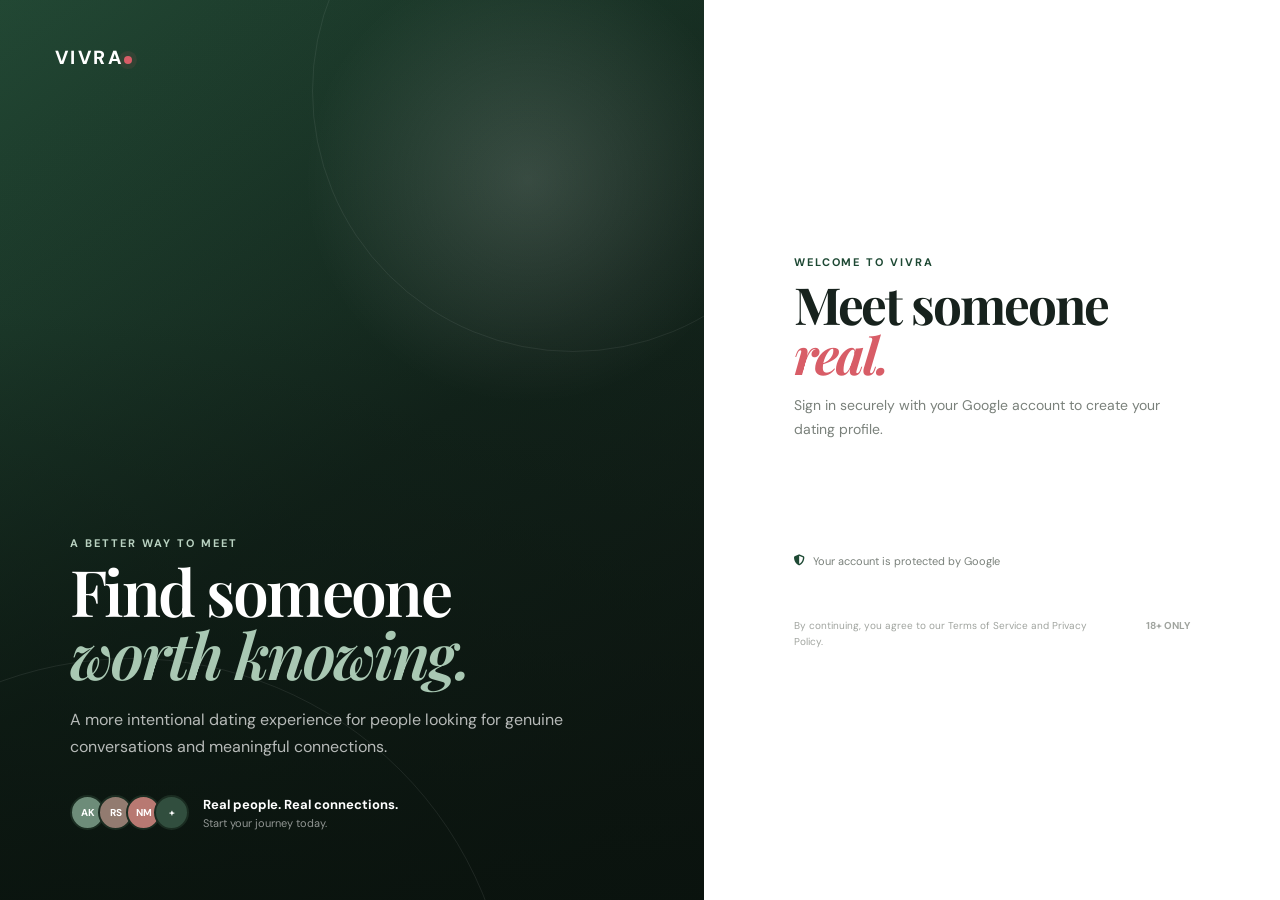
<file: index.html>
<!DOCTYPE html>
<html lang="en">
<head>
  <meta charset="UTF-8">

  <meta
    name="viewport"
    content="width=device-width, initial-scale=1.0"
  >

  <title>VIVRA — Find Someone Real</title>

  <!-- Google Fonts -->
  <link rel="preconnect" href="https://fonts.googleapis.com">
  <link rel="preconnect" href="https://fonts.gstatic.com" crossorigin>

  <link
    href="https://fonts.googleapis.com/css2?family=DM+Sans:wght@400;500;600;700&family=Playfair+Display:ital,wght@0,500;0,600;0,700;1,500;1,600&display=swap"
    rel="stylesheet"
  >

  <!-- Font Awesome -->
  <link
    rel="stylesheet"
    href="https://cdnjs.cloudflare.com/ajax/libs/font-awesome/6.5.2/css/all.min.css"
  >

  <!-- Your CSS -->
  <link rel="stylesheet" href="style.css">

  <!-- Official Google Identity Services -->
  <script
    src="https://accounts.google.com/gsi/client"
    async
    defer>
  </script>
</head>

<body>

<div class="app-shell">


  <!-- =====================================================
       LOGIN SCREEN
  ====================================================== -->

  <section
    id="login-gate"
    class="screen-content active"
  >

    <div class="auth-layout">

      <!-- LEFT VISUAL -->
      <div class="auth-visual">

        <div class="visual-overlay"></div>

        <div class="brand-mark">
          VIVRA<span class="brand-dot"></span>
        </div>

        <div class="visual-copy">

          <span class="eyebrow">
            A better way to meet
          </span>

          <h1>
            Find someone<br>
            <em>worth knowing.</em>
          </h1>

          <p>
            A more intentional dating experience
            for people looking for genuine
            conversations and meaningful connections.
          </p>

          <div class="social-proof">

            <div class="avatar-stack">
              <span>AK</span>
              <span>RS</span>
              <span>NM</span>
              <span>+</span>
            </div>

            <div>
              <strong>Real people. Real connections.</strong>
              <small>Start your journey today.</small>
            </div>

          </div>

        </div>

      </div>


      <!-- RIGHT LOGIN PANEL -->
      <div class="auth-panel">

        <div class="mobile-brand">
          VIVRA<span class="brand-dot"></span>
        </div>

        <div class="auth-heading">

          <span class="eyebrow">
            Welcome to Vivra
          </span>

          <h2>
            Meet someone
            <em>real.</em>
          </h2>

          <p>
            Sign in securely with your Google account
            to create your dating profile.
          </p>

        </div>


        <div class="login-card">

          <!-- OFFICIAL GOOGLE BUTTON -->
          <div
            id="google-signin"
            class="google-container">
          </div>

          <div class="secure-note">
            <i class="fa-solid fa-shield-halved"></i>
            Your account is protected by Google
          </div>

        </div>


        <div class="auth-footer">

          <p>
            By continuing, you agree to our
            Terms of Service and Privacy Policy.
          </p>

          <span>
            18+ ONLY
          </span>

        </div>

      </div>

    </div>

  </section>



  <!-- =====================================================
       AGE SCREEN
  ====================================================== -->

  <section
    id="age-screen"
    class="screen-content"
  >

    <div class="onboarding-wrap">

      <div class="onboarding-top">

        <button
          class="back-btn"
          onclick="goBackToLogin()"
          aria-label="Back"
        >
          <i class="fa-solid fa-arrow-left"></i>
        </button>

        <div class="mini-brand">
          VIVRA<span class="brand-dot"></span>
        </div>

        <span class="step-label">
          STEP 01 / 06
        </span>

      </div>


      <div class="progress-track">
        <div
          id="age-progress"
          class="progress-fill"
          style="width:16.66%">
        </div>
      </div>


      <div class="onboarding-card">

        <div class="step-icon">
          <i class="fa-solid fa-cake-candles"></i>
        </div>

        <span class="eyebrow">
          Before we begin
        </span>

        <h2>
          How old are you?
        </h2>

        <p class="step-description">
          Vivra is an adults-only dating platform.
          You must be at least 18 years old to continue.
        </p>


        <label class="field-label" for="dob">
          Date of birth
        </label>

        <div class="input-wrap">

          <i class="fa-regular fa-calendar"></i>

          <input
            id="dob"
            type="date"
            autocomplete="bday"
          >

        </div>


        <button
          class="primary-btn full-btn"
          onclick="verifyAge()"
        >
          Continue
          <i class="fa-solid fa-arrow-right"></i>
        </button>


        <div class="privacy-hint">
          <i class="fa-solid fa-lock"></i>
          Your date of birth stays private.
        </div>

      </div>

    </div>

  </section>



  <!-- =====================================================
       QUESTIONS SCREEN
  ====================================================== -->

  <section
    id="questions-screen"
    class="screen-content"
  >

    <div class="onboarding-wrap">

      <div class="onboarding-top">

        <button
          class="back-btn"
          onclick="previousQuestion()"
          aria-label="Back"
        >
          <i class="fa-solid fa-arrow-left"></i>
        </button>

        <div class="mini-brand">
          VIVRA<span class="brand-dot"></span>
        </div>

        <span
          id="question-number"
          class="step-label">
          STEP 02 / 06
        </span>

      </div>


      <div class="progress-track">

        <div
          id="progress-fill"
          class="progress-fill">
        </div>

      </div>


      <div class="question-card">

        <div class="question-icon">
          <i class="fa-solid fa-sparkles"></i>
        </div>

        <span class="eyebrow">
          Tell us about you
        </span>

        <h2 id="question-title">
          What's your name?
        </h2>

        <p
          id="question-subtitle"
          class="step-description">
          This is how other people will see you.
        </p>


        <div id="question-container"></div>


        <button
          id="next-btn"
          class="primary-btn full-btn"
          onclick="nextQuestion()"
        >
          Continue
          <i class="fa-solid fa-arrow-right"></i>
        </button>

      </div>

    </div>

  </section>



  <!-- =====================================================
       PAYMENT SCREEN
  ====================================================== -->

  <section
    id="payment-screen"
    class="screen-content"
  >

    <div class="onboarding-wrap">

      <div class="onboarding-top">

        <button
          class="back-btn"
          onclick="previousQuestion()"
          aria-label="Back"
        >
          <i class="fa-solid fa-arrow-left"></i>
        </button>

        <div class="mini-brand">
          VIVRA<span class="brand-dot"></span>
        </div>

        <span class="step-label">
          FINAL STEP
        </span>

      </div>


      <div class="payment-card">

        <div class="payment-badge">
          <i class="fa-solid fa-star"></i>
          Profile creation
        </div>


        <div class="payment-icon">
          <i class="fa-solid fa-heart"></i>
        </div>


        <span class="eyebrow">
          Almost there
        </span>

        <h2>
          Your profile is<br>
          <em>ready.</em>
        </h2>

        <p>
          Complete the profile creation payment
          to finish setting up your Vivra profile.
        </p>


        <div class="price-box">

          <div>
            <span>Dating Profile Creation</span>

            <small>
              One-time payment
            </small>
          </div>

          <strong id="payment-price">
            ₹45
          </strong>

        </div>


        <div class="payment-points">

          <div>
            <i class="fa-solid fa-circle-check"></i>
            Complete your dating profile
          </div>

          <div>
            <i class="fa-solid fa-circle-check"></i>
            Start discovering people
          </div>

          <div>
            <i class="fa-solid fa-circle-check"></i>
            One-time profile creation fee
          </div>

        </div>


        <button
          id="pay-btn"
          class="primary-btn full-btn pay-button"
          onclick="startPayment()"
        >
          Pay ₹45 & Continue
          <i class="fa-solid fa-arrow-up-right-from-square"></i>
        </button>


        <button
          id="payment-done-btn"
          class="secondary-btn full-btn"
          onclick="paymentCompleted()"
        >
          I've completed payment
        </button>


        <div class="payment-note">
          <i class="fa-solid fa-lock"></i>
          Secure payment powered by Razorpay
        </div>

      </div>

    </div>

  </section>



  <!-- =====================================================
       SUCCESS SCREEN
  ====================================================== -->

  <section
    id="profile-created-screen"
    class="screen-content"
  >

    <div class="success-wrap">

      <div class="success-animation">

        <div class="success-ring">
          <i class="fa-solid fa-check"></i>
        </div>

      </div>


      <span class="eyebrow">
        You're all set
      </span>

      <h2>
        Welcome to<br>
        <em>Vivra.</em>
      </h2>

      <p>
        Your profile has been created.
        It's time to start discovering
        meaningful connections.
      </p>


      <button
        class="primary-btn"
        onclick="showDatingHome()"
      >
        Start discovering
        <i class="fa-solid fa-arrow-right"></i>
      </button>

    </div>

  </section>



  <!-- =====================================================
       DATING HOME
  ====================================================== -->

  <section
    id="dating-home"
    class="screen-content"
  >

    <div class="app-screen">


      <header class="app-header">

        <div>

          <div class="app-logo">
            VIVRA<span class="brand-dot"></span>
          </div>

          <div class="header-subtitle">
            Discover someone new
          </div>

        </div>


        <button
          class="icon-btn"
          onclick="showMyProfile()"
          aria-label="Profile"
        >
          <i class="fa-regular fa-user"></i>
        </button>

      </header>



      <main class="discovery-area">

        <div class="discovery-heading">

          <div>

            <span class="eyebrow">
              Discover
            </span>

            <h2>
              People for you
            </h2>

          </div>


          <button class="filter-btn">
            <i class="fa-solid fa-sliders"></i>
            Filters
          </button>

        </div>


        <div
          id="dating-profiles"
          class="profile-feed">
        </div>


        <div class="action-row">

          <button
            class="round-action pass-action"
            onclick="passProfile()"
            aria-label="Pass"
          >
            <i class="fa-solid fa-xmark"></i>
          </button>


          <button
            class="round-action super-action"
            onclick="superLikeProfile()"
            aria-label="Super Like"
          >
            <i class="fa-solid fa-star"></i>
          </button>


          <button
            class="round-action like-action"
            onclick="likeProfile()"
            aria-label="Like"
          >
            <i class="fa-solid fa-heart"></i>
          </button>

        </div>

      </main>



      <nav class="bottom-nav">

        <button
          class="nav-item active"
          onclick="showDatingHome()"
        >
          <i class="fa-solid fa-compass"></i>
          <span>Discover</span>
        </button>


        <button
          class="nav-item"
          onclick="showMatches()"
        >
          <i class="fa-regular fa-heart"></i>
          <span>Matches</span>
        </button>


        <button
          class="nav-item"
          onclick="showMessages()"
        >
          <i class="fa-regular fa-comment"></i>
          <span>Messages</span>
        </button>


        <button
          class="nav-item"
          onclick="showMyProfile()"
        >
          <i class="fa-regular fa-user"></i>
          <span>Profile</span>
        </button>

      </nav>

    </div>

  </section>



  <!-- =====================================================
       MY PROFILE
  ====================================================== -->

  <section
    id="my-profile-screen"
    class="screen-content"
  >

    <div class="app-screen">


      <header class="app-header profile-header">

        <button
          class="back-btn"
          onclick="showDatingHome()"
          aria-label="Back"
        >
          <i class="fa-solid fa-arrow-left"></i>
        </button>


        <h3>
          My Profile
        </h3>


        <button
          class="icon-btn"
          onclick="logout()"
          aria-label="Logout"
        >
          <i class="fa-solid fa-arrow-right-from-bracket"></i>
        </button>

      </header>



      <main class="my-profile-content">


        <div class="my-profile-hero">

          <div
            id="my-profile-avatar"
            class="my-avatar">
            U
          </div>


          <div>

            <h2 id="my-profile-name">
              User
            </h2>

            <p id="my-profile-city">
              Your city
            </p>

          </div>

        </div>



        <div class="profile-details">


          <div class="detail-card">

            <small>
              About me
            </small>

            <p id="my-profile-bio">
              Your bio will appear here.
            </p>

          </div>


          <div class="detail-card">

            <small>
              Looking for
            </small>

            <strong id="my-profile-looking">
              —
            </strong>

          </div>


          <div class="detail-card">

            <small>
              Email
            </small>

            <strong id="my-profile-email">
              —
            </strong>

          </div>

        </div>



        <button
          class="logout-btn"
          onclick="logout()"
        >
          <i class="fa-solid fa-arrow-right-from-bracket"></i>
          Log out
        </button>

      </main>

    </div>

  </section>



  <!-- =====================================================
       TOAST
  ====================================================== -->

  <div
    id="toast"
    class="toast">
    <i class="fa-solid fa-circle-info"></i>
    <span id="toast-message">Done</span>
  </div>


</div>


<!-- JavaScript -->
<script src="script.js"></script>

</body>
</html>
</file>
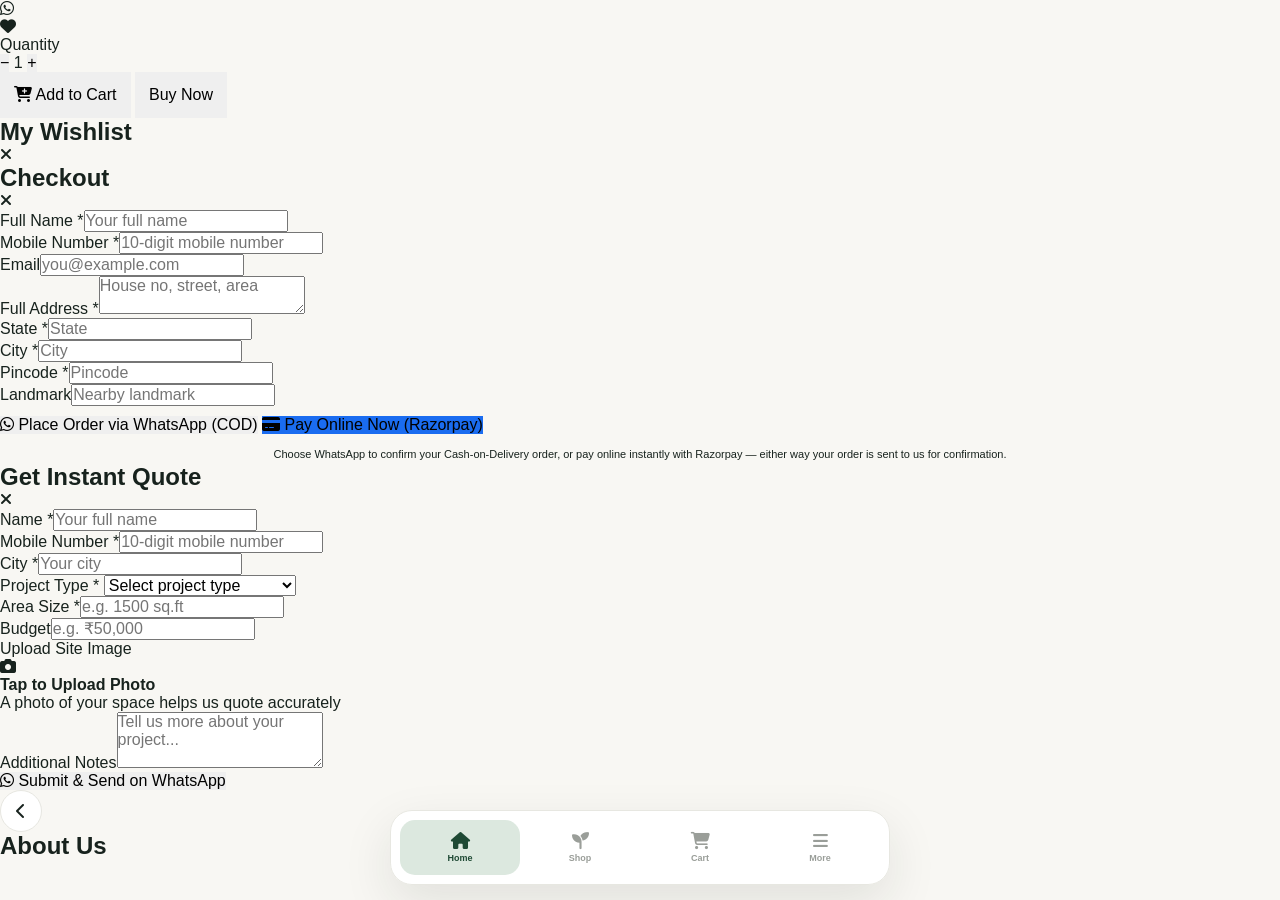
<file: 1index.html>
<!doctype html>
<html lang="en">
  <head>
    <meta charset="UTF-8" />
    <meta name="viewport" content="width=device-width, initial-scale=1.0" />

    <title>depthnova Gardens — Farm House, Garden Decor &amp; Plant Nursery</title>
    <meta name="description" content="depthnova Gardens — Farm House &amp; Garden Decoration, Landscaping, Plant Nursery and Online Plant Store." />

    <link rel="preconnect" href="https://fonts.googleapis.com" />
    <link rel="preconnect" href="https://fonts.gstatic.com" crossorigin />

    <link
      href="https://fonts.googleapis.com/css2?family=Plus+Jakarta+Sans:wght@400;500;600;700;800&display=swap"
      rel="stylesheet"
    />

    <link
      rel="stylesheet"
      href="https://cdnjs.cloudflare.com/ajax/libs/font-awesome/6.4.2/css/all.min.css"
    />

    <link rel="stylesheet" href="style.css" />
  </head>

  <body>
    <div class="app-container">

      <!-- ========================= -->
      <!-- HOME SCREEN -->
      <!-- ========================= -->

      <div id="screen-home" class="screen-content active">
        <div class="top-appbar">
          <div class="brand-mark">
            <div class="brand-icon">DN</div>
            <div class="brand-text">
              <h1>depthnova Gardens</h1>
              <p>Grow Beautiful. Live Green.</p>
            </div>
          </div>
          <div class="appbar-icons">
            <div class="appbar-icon-btn" id="wishlist-icon-btn" onclick="openWishlistSheet()">
              <i class="fa-solid fa-heart"></i>
            </div>
            <div class="appbar-icon-btn" onclick="switchTab('cart', document.getElementById('nav-cart'))">
              <i class="fa-solid fa-cart-shopping"></i>
              <span class="appbar-badge" id="cart-badge-home">0</span>
            </div>
          </div>
        </div>

        <div class="hero-card" style="background-image:url('https://picsum.photos/seed/farmhouse-hero/900/1200')">
          <span class="hero-eyebrow"><i class="fa-solid fa-seedling"></i> Farm House &amp; Garden Specialists</span>
          <div class="hero-content">
            <h1>Design Your Dream Farm House &amp; Garden</h1>
            <p>Premium landscaping, garden decoration and plant nursery — all under one roof. From concept to full bloom.</p>
            <div class="hero-btn-row">
              <button class="hero-btn-primary" onclick="openQuoteSheet()"><i class="fa-solid fa-bolt"></i> Get Instant Quote</button>
              <button class="hero-btn-secondary" onclick="switchTab('shop', document.getElementById('nav-shop'))">Shop Plants</button>
            </div>
          </div>
        </div>

        <div class="section-head-row">
          <h2>Explore</h2>
        </div>
        <div class="home-cat-scroll">
          <div class="home-cat-card" style="background-image:url('https://picsum.photos/seed/farmhousedecor/500/700')" onclick="openHomeCategoryInfo('Farm House Decoration')">
            <span>Farm House Decoration</span>
          </div>
          <div class="home-cat-card" style="background-image:url('https://picsum.photos/seed/gardendecor/500/700')" onclick="openHomeCategoryInfo('Garden Decoration')">
            <span>Garden Decoration</span>
          </div>
          <div class="home-cat-card" style="background-image:url('https://picsum.photos/seed/landscaping1/500/700')" onclick="openHomeCategoryInfo('Landscaping')">
            <span>Landscaping</span>
          </div>
          <div class="home-cat-card" style="background-image:url('https://picsum.photos/seed/plantnursery1/500/700')" onclick="switchTab('shop', document.getElementById('nav-shop'))">
            <span>Plant Nursery</span>
          </div>
        </div>

        <div class="custom-card cta-green">
          <div class="custom-card-header">
            <div class="sparkle-icon"><i class="fa-solid fa-leaf"></i></div>
          </div>
          <h2>Free Site Visit &amp; Design Consultation</h2>
          <p>Tell us about your space and get a personalised quote on WhatsApp within minutes.</p>
          <button class="cta-quote-btn" onclick="openQuoteSheet()"><i class="fa-brands fa-whatsapp"></i> Get Instant Quote</button>
        </div>

        <div class="section-head-row">
          <h2>Popular Plants</h2>
          <span class="view-all-link" onclick="switchTab('shop', document.getElementById('nav-shop'))">View All</span>
        </div>
        <div class="product-grid" id="home-popular-grid"></div>

        <div class="section-head-row">
          <h2>Our Services</h2>
          <span class="view-all-link" onclick="switchTab('more', document.getElementById('nav-more'))">View All</span>
        </div>
        <div class="services-grid" id="home-services-grid"></div>

        <div class="section-head-row">
          <h2>Customer Reviews</h2>
        </div>
        <div class="review-scroll" id="home-review-scroll"></div>
      </div>

      <!-- ========================= -->
      <!-- SHOP SCREEN -->
      <!-- ========================= -->

      <div id="screen-shop" class="screen-content">
        <div class="explore-header">
          <h1>Plant Shop</h1>
          <div class="search-box">
            <input type="text" id="search-input" placeholder="Search plants, pots, tools..." />
            <i class="fa-solid fa-magnifying-glass"></i>
          </div>
        </div>

        <div class="shop-cat-bar" id="shop-cat-bar"></div>

        <div class="product-grid" id="shop-product-grid"></div>
      </div>

      <!-- ========================= -->
      <!-- CART SCREEN -->
      <!-- ========================= -->

      <div id="screen-cart" class="screen-content">
        <div class="page-header">
          <h1>My Cart</h1>
        </div>

        <div id="cart-items-list"></div>

        <div id="cart-empty-state" class="empty-state" style="display:none;">
          <i class="fa-solid fa-cart-shopping"></i>
          <p>Your cart is empty. Add some plants to get started!</p>
        </div>

        <div class="cart-summary-card" id="cart-summary-card" style="display:none;">
          <div class="cart-summary-row"><span>Subtotal</span><span id="cart-subtotal">₹0</span></div>
          <div class="cart-summary-row"><span>Delivery Charge</span><span id="cart-delivery">₹0</span></div>
          <div class="cart-summary-row total"><span>Grand Total</span><span id="cart-grand-total">₹0</span></div>
          <button class="checkout-btn" onclick="openCheckoutSheet()"><i class="fa-solid fa-lock"></i> Proceed to Checkout</button>
        </div>
      </div>

      <!-- ========================= -->
      <!-- MORE SCREEN (Services / Subscription / Gallery / Reviews / Contact / Footer) -->
      <!-- ========================= -->

      <div id="screen-more" class="screen-content">
        <div class="page-header">
          <h1>More</h1>
        </div>

        <div class="settings-section-label" id="services">OUR SERVICES</div>
        <div class="services-grid" id="more-services-grid"></div>

        <div class="settings-section-label">PLANT CARE SUBSCRIPTION</div>
        <div class="plan-option" id="plan-basic" onclick="selectPlan('basic')">
          <div class="plan-badge">POPULAR</div>
          <div class="plan-radio"><i class="fa-solid fa-check" style="display:none;"></i></div>
          <div class="plan-option-text">
            <h4>Basic Plan</h4>
            <p>One visit every 7 days</p>
            <ul class="plan-feature-list">
              <li><i class="fa-solid fa-check"></i> Weekly plant visit</li>
              <li><i class="fa-solid fa-check"></i> General upkeep</li>
            </ul>
          </div>
        </div>
        <div class="plan-option" id="plan-premium" onclick="selectPlan('premium')">
          <div class="plan-radio"><i class="fa-solid fa-check" style="display:none;"></i></div>
          <div class="plan-option-text">
            <h4>Premium Plan</h4>
            <p>Complete weekly maintenance</p>
            <ul class="plan-feature-list">
              <li><i class="fa-solid fa-check"></i> Plant health check</li>
              <li><i class="fa-solid fa-check"></i> Pest inspection</li>
              <li><i class="fa-solid fa-check"></i> Watering inspection</li>
              <li><i class="fa-solid fa-check"></i> Fertilizer guidance</li>
              <li><i class="fa-solid fa-check"></i> Cleaning</li>
              <li><i class="fa-solid fa-check"></i> Small issue fixing</li>
            </ul>
          </div>
        </div>
        <button class="subscribe-btn" onclick="subscribePlan()"><i class="fa-brands fa-whatsapp"></i> Subscribe Now</button>

        <div class="settings-section-label">COMPLETED PROJECTS</div>
        <div class="gallery-grid" id="gallery-grid"></div>

        <div class="settings-section-label">CUSTOMER REVIEWS</div>
        <div class="review-scroll" id="more-review-scroll"></div>

        <div class="settings-section-label" id="contact">CONTACT US</div>
        <div class="contact-row" onclick="contactWhatsApp()">
          <div class="contact-row-icon"><i class="fa-brands fa-whatsapp"></i></div>
          <div class="contact-row-text"><h4>WhatsApp</h4><p>+91 93116 49629</p></div>
        </div>
        <div class="contact-row" onclick="contactCall()">
          <div class="contact-row-icon"><i class="fa-solid fa-phone"></i></div>
          <div class="contact-row-text"><h4>Call Us</h4><p>+91 93116 49629</p></div>
        </div>
        <div class="contact-row" onclick="contactEmail()">
          <div class="contact-row-icon"><i class="fa-solid fa-envelope"></i></div>
          <div class="contact-row-text"><h4>Email</h4><p>depthnovacustomersupport@gmail.com</p></div>
        </div>
        <div class="contact-row" style="cursor:default;">
          <div class="contact-row-icon"><i class="fa-solid fa-location-dot"></i></div>
          <div class="contact-row-text"><h4>Address</h4><p>depthnova Gardens Nursery &amp; Landscape Studio, Sector Road, New Delhi, India</p></div>
        </div>
        <div class="map-embed-wrap">
          <iframe src="https://maps.google.com/maps?q=New%20Delhi&t=&z=12&ie=UTF8&iwloc=&output=embed" loading="lazy" referrerpolicy="no-referrer-when-downgrade"></iframe>
        </div>

        <div class="site-footer">
          <div class="footer-cols">
            <div class="footer-col">
              <h5>COMPANY</h5>
              <a onclick="openPolicySheet('about')">About Us</a>
              <a onclick="scrollMoreTo('services')">Services</a>
              <a onclick="switchTab('shop', document.getElementById('nav-shop'))">Shop</a>
              <a onclick="scrollMoreTo('contact')">Contact</a>
            </div>
            <div class="footer-col">
              <h5>LEGAL</h5>
              <a onclick="openPolicySheet('privacy')">Privacy Policy</a>
              <a onclick="openPolicySheet('terms')">Terms &amp; Conditions</a>
            </div>
          </div>
          <div class="footer-social">
            <a onclick="contactWhatsApp()"><i class="fa-brands fa-whatsapp"></i></a>
            <a onclick="contactCall()"><i class="fa-solid fa-phone"></i></a>
            <a onclick="contactEmail()"><i class="fa-solid fa-envelope"></i></a>
          </div>
          <div class="footer-bottom">© 2026 depthnova Gardens. All rights reserved.</div>
        </div>
      </div>

      <!-- ========================= -->
      <!-- Bottom Navigation -->
      <!-- ========================= -->

      <nav class="bottom-nav">
        <div class="nav-item active" id="nav-home" onclick="switchTab('home', this)">
          <div class="nav-icon-wrapper"><i class="fa-solid fa-house"></i></div>
          <span>Home</span>
        </div>
        <div class="nav-item" id="nav-shop" onclick="switchTab('shop', this)">
          <div class="nav-icon-wrapper"><i class="fa-solid fa-seedling"></i></div>
          <span>Shop</span>
        </div>
        <div class="nav-item" id="nav-cart" onclick="switchTab('cart', this)">
          <div class="nav-icon-wrapper"><i class="fa-solid fa-cart-shopping"></i></div>
          <span>Cart</span>
        </div>
        <div class="nav-item" id="nav-more" onclick="switchTab('more', this)">
          <div class="nav-icon-wrapper"><i class="fa-solid fa-bars"></i></div>
          <span>More</span>
        </div>
      </nav>

      <!-- Floating WhatsApp Button -->
      <div class="fab-whatsapp" onclick="contactWhatsApp()">
        <i class="fa-brands fa-whatsapp"></i>
      </div>

      <!-- ========================= -->
      <!-- Product Detail Modal -->
      <!-- ========================= -->
      <div id="product-modal" class="product-modal">
        <div id="modal-preview-bg" class="modal-preview-bg">
          <div class="modal-fav-btn" id="modal-fav-btn" onclick="toggleFavoriteModal()"><i class="fa-solid fa-heart"></i></div>
        </div>
        <div class="product-modal-sheet">
          <div class="pm-title-row">
            <h2 id="modal-product-title"></h2>
          </div>
          <span class="pm-cat-tag" id="modal-product-cat"></span>
          <div class="product-rating" id="modal-product-rating"></div>
          <div class="pm-price-row">
            <span class="pm-price" id="modal-product-price"></span>
            <span class="product-mrp" id="modal-product-mrp"></span>
            <span class="product-off" id="modal-product-off"></span>
          </div>
          <p class="pm-desc" id="modal-product-desc"></p>
          <div class="pm-qty-row">
            <span>Quantity</span>
            <div class="pm-qty-controls">
              <button class="pm-qty-btn" onclick="changeModalQty(-1)">−</button>
              <span id="modal-product-qty">1</span>
              <button class="pm-qty-btn" onclick="changeModalQty(1)">+</button>
            </div>
          </div>
          <div class="pm-btn-row">
            <button class="product-btn-cart" style="padding:14px;" onclick="addModalToCart()"><i class="fa-solid fa-cart-plus"></i> Add to Cart</button>
            <button class="product-btn-buy" style="padding:14px;" onclick="buyModalNow()">Buy Now</button>
          </div>
        </div>
      </div>

      <!-- ========================= -->
      <!-- Wishlist Sheet -->
      <!-- ========================= -->
      <div id="wishlist-sheet-overlay" class="sheet-overlay">
        <div class="sheet-panel">
          <div class="sheet-panel-header">
            <h2>My Wishlist</h2>
            <div class="sheet-close-btn" onclick="closeSheet('wishlist-sheet-overlay')"><i class="fa-solid fa-xmark"></i></div>
          </div>
          <div class="product-grid" id="wishlist-grid"></div>
          <div id="wishlist-empty-state" class="empty-state" style="display:none;">
            <i class="fa-solid fa-heart"></i>
            <p>No plants in your wishlist yet.</p>
          </div>
        </div>
      </div>

      <!-- ========================= -->
      <!-- Checkout Sheet -->
      <!-- ========================= -->
      <div id="checkout-sheet-overlay" class="sheet-overlay">
        <div class="sheet-panel">
          <div class="sheet-panel-header">
            <h2>Checkout</h2>
            <div class="sheet-close-btn" onclick="closeSheet('checkout-sheet-overlay')"><i class="fa-solid fa-xmark"></i></div>
          </div>
          <div class="form-field"><label>Full Name *</label><input type="text" id="co-name" placeholder="Your full name" /></div>
          <div class="form-field"><label>Mobile Number *</label><input type="tel" id="co-mobile" placeholder="10-digit mobile number" /></div>
          <div class="form-field"><label>Email</label><input type="email" id="co-email" placeholder="you@example.com" /></div>
          <div class="form-field"><label>Full Address *</label><textarea id="co-address" rows="2" placeholder="House no, street, area"></textarea></div>
          <div class="form-row-2">
            <div class="form-field"><label>State *</label><input type="text" id="co-state" placeholder="State" /></div>
            <div class="form-field"><label>City *</label><input type="text" id="co-city" placeholder="City" /></div>
          </div>
          <div class="form-row-2">
            <div class="form-field"><label>Pincode *</label><input type="text" id="co-pincode" placeholder="Pincode" /></div>
            <div class="form-field"><label>Landmark</label><input type="text" id="co-landmark" placeholder="Nearby landmark" /></div>
          </div>
          <button class="form-submit-btn" onclick="placeOrder()"><i class="fa-brands fa-whatsapp"></i> Place Order via WhatsApp (COD)</button>
          <button class="form-submit-btn" style="background:var(--primary-color, #1a6cf0);margin-top:10px;" onclick="payOnlineRazorpay()"><i class="fa-solid fa-credit-card"></i> Pay Online Now (Razorpay)</button>
          <p style="text-align:center;font-size:11px;color:var(--text-muted);margin-top:12px;line-height:1.5;">Choose WhatsApp to confirm your Cash-on-Delivery order, or pay online instantly with Razorpay — either way your order is sent to us for confirmation.</p>
        </div>
      </div>

      <!-- ========================= -->
      <!-- Instant Quote Sheet -->
      <!-- ========================= -->
      <div id="quote-sheet-overlay" class="sheet-overlay">
        <div class="sheet-panel">
          <div class="sheet-panel-header">
            <h2>Get Instant Quote</h2>
            <div class="sheet-close-btn" onclick="closeSheet('quote-sheet-overlay')"><i class="fa-solid fa-xmark"></i></div>
          </div>
          <div class="form-field"><label>Name *</label><input type="text" id="q-name" placeholder="Your full name" /></div>
          <div class="form-field"><label>Mobile Number *</label><input type="tel" id="q-mobile" placeholder="10-digit mobile number" /></div>
          <div class="form-field"><label>City *</label><input type="text" id="q-city" placeholder="Your city" /></div>
          <div class="form-field">
            <label>Project Type *</label>
            <select id="q-project-type">
              <option value="">Select project type</option>
              <option>Farm House Decoration</option>
              <option>Garden Design</option>
              <option>Landscaping</option>
              <option>Lawn Development</option>
              <option>Vertical Garden</option>
              <option>Water Fountain</option>
              <option>Artificial Grass</option>
              <option>Irrigation System</option>
              <option>Plant Installation</option>
              <option>Other</option>
            </select>
          </div>
          <div class="form-row-2">
            <div class="form-field"><label>Area Size *</label><input type="text" id="q-area" placeholder="e.g. 1500 sq.ft" /></div>
            <div class="form-field"><label>Budget</label><input type="text" id="q-budget" placeholder="e.g. ₹50,000" /></div>
          </div>
          <div class="form-field">
            <label>Upload Site Image</label>
            <div class="order-upload-box" id="q-upload-box" onclick="document.getElementById('q-upload-input').click()">
              <input type="file" id="q-upload-input" accept="image/*" style="display:none;" onchange="handleQuoteImageUpload(event)" />
              <div class="order-upload-icon"><i class="fa-solid fa-camera"></i></div>
              <h4>Tap to Upload Photo</h4>
              <p>A photo of your space helps us quote accurately</p>
            </div>
          </div>
          <div class="form-field"><label>Additional Notes</label><textarea id="q-notes" rows="3" placeholder="Tell us more about your project..."></textarea></div>
          <button class="form-submit-btn" onclick="submitQuote()"><i class="fa-brands fa-whatsapp"></i> Submit &amp; Send on WhatsApp</button>
        </div>
      </div>

      <!-- ========================= -->
      <!-- Policy Sheet (About / Privacy / Terms) -->
      <!-- ========================= -->
            <div id="policy-sheet-overlay" class="policy-sheet-overlay">
        <div class="policy-sheet-header">
          <div class="back-btn" onclick="closePolicySheet()"><i class="fa-solid fa-chevron-left"></i></div>
          <h2 id="policy-sheet-title">About Us</h2>
        </div>
        <div class="policy-sheet-body" id="policy-sheet-body"></div>
      </div>

      <!-- Toast -->
      <div id="app-toast" class="toast"></div>
    </div>

    <!-- Razorpay Checkout SDK -->
    <script src="https://checkout.razorpay.com/v1/checkout.js"></script>

    <script src="script.js"></script>
  </body>
</html>
</file>
<file: style.css>
:root {
  --bg: #f8f7f3;
  --surface: #ffffff;
  --surface-soft: #f1f1eb;

  --ink: #17221d;
  --muted: #7a817b;
  --muted-dark: #59615b;

  --green: #1e4934;
  --green-light: #dce8df;

  --rose: #d85d67;
  --rose-soft: #fae6e8;

  --gold: #c7953f;
  --gold-soft: #f6ecd9;

  --border: #e7e7e1;

  --shadow-sm: 0 5px 20px rgba(25, 37, 30, 0.06);
  --shadow-md: 0 18px 50px rgba(25, 37, 30, 0.10);
  --shadow-lg: 0 30px 80px rgba(25, 37, 30, 0.16);

  --radius-sm: 12px;
  --radius-md: 20px;
  --radius-lg: 30px;

  --serif: "Playfair Display", Georgia, serif;
  --sans: "DM Sans", Arial, sans-serif;
}


/* =========================================
   RESET
========================================= */

* {
  box-sizing: border-box;
  margin: 0;
  padding: 0;
}

html {
  scroll-behavior: smooth;
}

body {
  min-height: 100vh;
  background: var(--bg);
  color: var(--ink);
  font-family: var(--sans);
  -webkit-font-smoothing: antialiased;
}

button,
input,
textarea,
select {
  font: inherit;
}

button {
  border: 0;
  cursor: pointer;
}

input,
textarea {
  outline: none;
}

img {
  max-width: 100%;
  display: block;
}


/* =========================================
   APP
========================================= */

.app-shell {
  width: 100%;
  min-height: 100vh;
  overflow: hidden;
}

.screen-content {
  display: none;
  min-height: 100vh;
}

.screen-content.active {
  display: block;
}


/* =========================================
   COMMON
========================================= */

.eyebrow {
  display: inline-block;
  margin-bottom: 10px;
  color: var(--green);
  font-size: 11px;
  font-weight: 700;
  letter-spacing: 0.18em;
  text-transform: uppercase;
}

.brand-dot {
  width: 8px;
  height: 8px;
  display: inline-block;
  margin-right: 7px;
  border-radius: 50%;
  background: var(--rose);
  box-shadow: 0 0 0 5px rgba(216, 93, 103, 0.10);
}

.primary-btn,
.secondary-btn {
  min-height: 54px;

  display: inline-flex;
  align-items: center;
  justify-content: center;
  gap: 12px;

  padding: 0 24px;

  border-radius: 15px;

  font-size: 14px;
  font-weight: 700;

  transition:
    transform 0.2s ease,
    box-shadow 0.2s ease,
    background 0.2s ease;
}

.primary-btn {
  color: white;
  background: var(--green);

  box-shadow:
    0 12px 25px rgba(30, 73, 52, 0.18);
}

.primary-btn:hover {
  transform: translateY(-2px);

  box-shadow:
    0 17px 32px rgba(30, 73, 52, 0.25);
}

.primary-btn:active {
  transform: translateY(0);
}

.secondary-btn {
  color: var(--green);
  background: var(--green-light);
}

.secondary-btn:hover {
  background: #d1e1d5;
}

.full-btn {
  width: 100%;
}

.back-btn {
  width: 42px;
  height: 42px;

  display: flex;
  align-items: center;
  justify-content: center;

  color: var(--ink);
  background: white;

  border: 1px solid var(--border);
  border-radius: 50%;

  transition: 0.2s ease;
}

.back-btn:hover {
  background: var(--surface-soft);
  transform: translateX(-2px);
}

.step-label {
  color: var(--muted);

  font-size: 11px;
  font-weight: 700;
  letter-spacing: 0.12em;
  text-transform: uppercase;
}


/* =========================================
   LOGIN
========================================= */

.auth-layout {
  min-height: 100vh;

  display: grid;
  grid-template-columns: 1.1fr 0.9fr;
}

.auth-visual {
  position: relative;

  min-height: 100vh;

  display: flex;
  align-items: flex-end;

  padding: 70px;

  overflow: hidden;

  background:
    radial-gradient(
      circle at 75% 20%,
      rgba(255, 255, 255, 0.16),
      transparent 25%
    ),
    linear-gradient(
      145deg,
      #244c37 0%,
      #13251c 52%,
      #101713 100%
    );
}

.auth-visual::before,
.auth-visual::after {
  content: "";

  position: absolute;

  border-radius: 50%;

  border: 1px solid rgba(255, 255, 255, 0.08);
}

.auth-visual::before {
  width: 520px;
  height: 520px;

  top: -170px;
  right: -130px;
}

.auth-visual::after {
  width: 760px;
  height: 760px;

  bottom: -520px;
  left: -250px;
}

.visual-overlay {
  position: absolute;
  inset: 0;

  background:
    linear-gradient(
      to top,
      rgba(9, 18, 13, 0.82),
      rgba(9, 18, 13, 0.08) 65%
    );
}

.brand-mark,
.mobile-brand,
.mini-brand,
.app-logo {
  font-weight: 800;
  letter-spacing: 0.13em;
}

.brand-mark {
  position: absolute;
  top: 45px;
  left: 55px;

  color: white;
  font-size: 19px;

  z-index: 2;
}

.visual-copy {
  position: relative;
  z-index: 2;

  max-width: 600px;

  color: white;
}

.visual-copy .eyebrow {
  color: #b9d2c1;
}

.visual-copy h1 {
  margin-bottom: 20px;

  font-family: var(--serif);
  font-size: clamp(46px, 5vw, 76px);
  line-height: 0.98;
  font-weight: 600;
  letter-spacing: -0.04em;
}

.visual-copy h1 em,
.auth-heading h2 em,
.onboarding-card h2 em,
.payment-card h2 em,
.success-wrap h2 em {
  color: #a9c8b3;
  font-style: italic;
}

.visual-copy p {
  max-width: 500px;

  margin-bottom: 35px;

  color: rgba(255, 255, 255, 0.70);

  font-size: 16px;
  line-height: 1.7;
}

.social-proof {
  display: flex;
  align-items: center;
  gap: 14px;
}

.social-proof strong,
.social-proof small {
  display: block;
}

.social-proof strong {
  font-size: 13px;
}

.social-proof small {
  margin-top: 3px;

  color: rgba(255, 255, 255, 0.55);
  font-size: 11px;
}

.avatar-stack {
  display: flex;
}

.avatar-stack span {
  width: 35px;
  height: 35px;

  display: flex;
  align-items: center;
  justify-content: center;

  margin-left: -7px;

  border: 2px solid #1a2c21;
  border-radius: 50%;

  color: white;
  background: #6d8c79;

  font-size: 10px;
  font-weight: 700;
}

.avatar-stack span:first-child {
  margin-left: 0;
}

.avatar-stack span:nth-child(2) {
  background: #927b70;
}

.avatar-stack span:nth-child(3) {
  background: #b87972;
}

.avatar-stack span:last-child {
  background: #314e3e;
}

.auth-panel {
  min-height: 100vh;

  display: flex;
  flex-direction: column;
  justify-content: center;

  padding: 70px clamp(35px, 7vw, 110px);

  background: var(--surface);
}

.mobile-brand {
  display: none;

  margin-bottom: 55px;

  color: var(--green);
}

.auth-heading {
  max-width: 430px;

  margin-bottom: 38px;
}

.auth-heading h2 {
  margin-bottom: 15px;

  font-family: var(--serif);
  font-size: clamp(42px, 4vw, 62px);
  line-height: 0.98;
  letter-spacing: -0.04em;
}

.auth-heading h2 em {
  color: var(--rose);
}

.auth-heading p {
  color: var(--muted);
  line-height: 1.7;
  font-size: 14px;
}

.login-card {
  max-width: 430px;
}


/* =========================================
   GOOGLE LOGIN CONTAINER
========================================= */

.google-container {
  width: 100%;
  min-height: 58px;

  display: flex;
  align-items: center;
  justify-content: center;

  overflow: hidden;

  border-radius: 15px;
}

.google-container > div {
  max-width: 100%;
}

.google-container iframe {
  max-width: 100%;
}


/* =========================================
   LEGACY GOOGLE BUTTON
========================================= */

.google-btn {
  width: 100%;
  min-height: 58px;

  display: flex;
  align-items: center;
  gap: 14px;

  padding: 0 17px;

  color: var(--ink);
  background: white;

  border: 1px solid var(--border);
  border-radius: 15px;

  box-shadow: var(--shadow-sm);

  font-size: 14px;
  font-weight: 700;

  transition: 0.2s ease;
}

.google-btn:hover {
  transform: translateY(-2px);
  box-shadow: var(--shadow-md);
}

.google-icon {
  width: 30px;
  height: 30px;

  display: flex;
  align-items: center;
  justify-content: center;

  border-radius: 50%;

  background: #f2f2f2;

  font-size: 17px;
  font-weight: 700;
}

.google-btn span:nth-child(2) {
  flex: 1;
  text-align: left;
}

.google-btn i {
  color: var(--muted);
}

.secure-note {
  display: flex;
  align-items: center;
  gap: 8px;

  margin-top: 16px;

  color: var(--muted);

  font-size: 11px;
}

.secure-note i {
  color: var(--green);
}

.auth-footer {
  max-width: 430px;

  display: flex;
  justify-content: space-between;
  gap: 20px;

  margin-top: 50px;

  color: #a0a49f;

  font-size: 10px;
  line-height: 1.6;
}

.auth-footer p {
  max-width: 300px;
}

.auth-footer span {
  white-space: nowrap;
  font-weight: 700;
}


/* =========================================
   ONBOARDING
========================================= */

.onboarding-wrap {
  width: min(100% - 36px, 650px);

  min-height: 100vh;

  margin: auto;

  padding: 30px 0 60px;
}

.onboarding-top {
  display: grid;
  grid-template-columns: 1fr auto 1fr;
  align-items: center;

  margin-bottom: 35px;
}

.onboarding-top .step-label {
  justify-self: end;
}

.mini-brand {
  color: var(--green);
  font-size: 15px;
}

.progress-track {
  width: 100%;
  height: 4px;

  margin-bottom: 45px;

  overflow: hidden;

  background: #e5e6df;
  border-radius: 100px;
}

.progress-fill {
  width: 20%;
  height: 100%;

  background: var(--green);

  border-radius: inherit;

  transition: width 0.3s ease;
}

.onboarding-card,
.payment-card {
  padding: clamp(28px, 6vw, 55px);

  background: white;

  border: 1px solid var(--border);
  border-radius: var(--radius-lg);

  box-shadow: var(--shadow-md);
}

.step-icon,
.question-icon {
  width: 54px;
  height: 54px;

  display: flex;
  align-items: center;
  justify-content: center;

  margin-bottom: 28px;

  color: var(--green);
  background: var(--green-light);

  border-radius: 17px;
}

.onboarding-card h2,
.payment-card h2 {
  margin-bottom: 14px;

  font-family: var(--serif);
  font-size: clamp(36px, 6vw, 52px);
  line-height: 1.02;
  letter-spacing: -0.04em;
}

.step-description {
  margin-bottom: 30px;

  color: var(--muted);

  font-size: 14px;
  line-height: 1.7;
}

.field-label {
  display: block;

  margin-bottom: 9px;

  color: var(--ink);

  font-size: 12px;
  font-weight: 700;
}

.input-wrap {
  height: 58px;

  display: flex;
  align-items: center;
  gap: 12px;

  margin-bottom: 18px;
  padding: 0 17px;

  background: #fafaf7;

  border: 1px solid var(--border);
  border-radius: 14px;

  transition: 0.2s ease;
}

.input-wrap:focus-within {
  border-color: var(--green);
  box-shadow: 0 0 0 4px rgba(30, 73, 52, 0.07);
}

.input-wrap i {
  color: var(--muted);
}

.input-wrap input {
  width: 100%;

  color: var(--ink);

  background: transparent;

  border: 0;

  font-size: 14px;
}

.privacy-hint,
.payment-note {
  display: flex;
  align-items: center;
  justify-content: center;
  gap: 7px;

  margin-top: 20px;

  color: var(--muted);

  font-size: 10px;
}


/* =========================================
   QUESTIONS
========================================= */

.question-card {
  padding: clamp(28px, 6vw, 55px);

  background: white;

  border: 1px solid var(--border);
  border-radius: var(--radius-lg);

  box-shadow: var(--shadow-md);
}

.question-card h2 {
  margin-bottom: 12px;

  font-family: var(--serif);
  font-size: clamp(34px, 6vw, 48px);
  line-height: 1.04;
  letter-spacing: -0.04em;
}

.question-card .step-description {
  margin-bottom: 28px;
}

.question-input {
  width: 100%;
  min-height: 58px;

  margin-bottom: 18px;
  padding: 0 17px;

  color: var(--ink);
  background: #fafaf7;

  border: 1px solid var(--border);
  border-radius: 14px;

  font-size: 14px;
}

textarea.question-input {
  min-height: 120px;

  padding: 17px;

  resize: vertical;
}

.question-input:focus {
  border-color: var(--green);
  box-shadow: 0 0 0 4px rgba(30, 73, 52, 0.07);
}

.option-grid {
  display: grid;
  grid-template-columns: 1fr 1fr;
  gap: 12px;

  margin-bottom: 18px;
}

.option-btn {
  min-height: 58px;

  padding: 0 16px;

  color: var(--ink);
  background: #fafaf7;

  border: 1px solid var(--border);
  border-radius: 14px;

  font-size: 13px;
  font-weight: 700;

  transition: 0.2s ease;
}

.option-btn:hover {
  border-color: var(--green);
}

.option-btn.selected {
  color: white;
  background: var(--green);
  border-color: var(--green);
}


/* =========================================
   PAYMENT
========================================= */

.payment-card {
  position: relative;
  overflow: hidden;
}

.payment-card::before {
  content: "";

  position: absolute;

  width: 250px;
  height: 250px;

  top: -130px;
  right: -110px;

  border-radius: 50%;

  background: var(--rose-soft);
}

.payment-badge {
  position: relative;

  width: fit-content;

  display: flex;
  align-items: center;
  gap: 7px;

  margin-bottom: 25px;
  padding: 8px 12px;

  color: #8b6265;
  background: var(--rose-soft);

  border-radius: 100px;

  font-size: 10px;
  font-weight: 700;
  text-transform: uppercase;
  letter-spacing: 0.08em;
}

.payment-icon {
  width: 62px;
  height: 62px;

  display: flex;
  align-items: center;
  justify-content: center;

  margin-bottom: 25px;

  color: var(--rose);
  background: var(--rose-soft);

  border-radius: 20px;

  font-size: 23px;
}

.payment-card p {
  position: relative;

  color: var(--muted);

  font-size: 14px;
  line-height: 1.7;
}

.price-box {
  position: relative;

  display: flex;
  align-items: center;
  justify-content: space-between;

  margin: 28px 0;
  padding: 19px;

  background: #f8f8f4;

  border: 1px solid var(--border);
  border-radius: 17px;
}

.price-box span,
.price-box small {
  display: block;
}

.price-box span {
  font-size: 13px;
  font-weight: 700;
}

.price-box small {
  margin-top: 4px;

  color: var(--muted);
  font-size: 10px;
}

.price-box strong {
  font-family: var(--serif);
  font-size: 28px;
}

.payment-points {
  display: grid;
  gap: 10px;

  margin-bottom: 25px;
}

.payment-points div {
  display: flex;
  align-items: center;
  gap: 9px;

  color: var(--muted);

  font-size: 12px;
}

.payment-points i {
  color: var(--green);
}

.pay-button {
  background: var(--rose);

  box-shadow:
    0 12px 25px rgba(216, 93, 103, 0.20);
}

.pay-button:hover {
  box-shadow:
    0 17px 32px rgba(216, 93, 103, 0.28);
}

#payment-done-btn {
  margin-top: 10px;
}


/* =========================================
   SUCCESS
========================================= */

.success-wrap {
  min-height: 100vh;

  width: min(100% - 36px, 500px);

  margin: auto;

  display: flex;
  flex-direction: column;
  align-items: center;
  justify-content: center;

  text-align: center;
}

.success-animation {
  margin-bottom: 35px;
}

.success-ring {
  width: 95px;
  height: 95px;

  display: flex;
  align-items: center;
  justify-content: center;

  color: var(--green);
  background: var(--green-light);

  border: 10px solid #edf4ee;
  border-radius: 50%;

  font-size: 27px;

  animation: successPop 0.5s ease;
}

@keyframes successPop {
  from {
    opacity: 0;
    transform: scale(0.7);
  }

  to {
    opacity: 1;
    transform: scale(1);
  }
}

.success-wrap h2 {
  margin-bottom: 15px;

  font-family: var(--serif);
  font-size: clamp(45px, 8vw, 65px);
  line-height: 0.98;
  letter-spacing: -0.04em;
}

.success-wrap h2 em {
  color: var(--rose);
}

.success-wrap p {
  max-width: 380px;

  margin-bottom: 30px;

  color: var(--muted);

  font-size: 14px;
  line-height: 1.7;
}


/* =========================================
   DATING APP
========================================= */

.app-screen {
  position: relative;

  width: 100%;
  max-width: 900px;

  margin: auto;

  padding-bottom: 95px;
}

.app-header {
  min-height: 95px;

  display: flex;
  align-items: center;
  justify-content: space-between;

  padding: 25px clamp(20px, 5vw, 55px);

  background: rgba(248, 247, 243, 0.90);

  border-bottom: 1px solid rgba(231, 231, 225, 0.7);

  backdrop-filter: blur(20px);
}

.app-logo {
  font-size: 16px;
}

.header-subtitle {
  margin-top: 4px;

  color: var(--muted);

  font-size: 11px;
}

.icon-btn {
  width: 43px;
  height: 43px;

  display: flex;
  align-items: center;
  justify-content: center;

  color: var(--ink);
  background: white;

  border: 1px solid var(--border);
  border-radius: 50%;

  box-shadow: var(--shadow-sm);

  transition: 0.2s ease;
}

.icon-btn:hover {
  transform: translateY(-2px);
}

.discovery-area {
  padding: 35px clamp(20px, 5vw, 55px) 30px;
}

.discovery-heading {
  display: flex;
  align-items: flex-end;
  justify-content: space-between;

  margin-bottom: 22px;
}

.discovery-heading h2 {
  font-family: var(--serif);
  font-size: 34px;
  letter-spacing: -0.03em;
}

.filter-btn {
  display: flex;
  align-items: center;
  gap: 7px;

  padding: 10px 13px;

  color: var(--muted-dark);
  background: white;

  border: 1px solid var(--border);
  border-radius: 100px;

  font-size: 11px;
  font-weight: 700;
}


/* =========================================
   PROFILE CARDS
========================================= */

.profile-feed {
  position: relative;

  min-height: 490px;

  display: flex;
  justify-content: center;
}

.discovery-card {
  width: min(100%, 480px);

  position: relative;

  overflow: hidden;

  border-radius: 28px;

  background: #1d2a23;

  box-shadow: var(--shadow-lg);

  animation: cardIn 0.35s ease;
}

@keyframes cardIn {
  from {
    opacity: 0;
    transform: translateY(15px) scale(0.98);
  }

  to {
    opacity: 1;
    transform: translateY(0) scale(1);
  }
}

.profile-photo {
  min-height: 490px;

  display: flex;
  align-items: center;
  justify-content: center;

  position: relative;

  overflow: hidden;

  background:
    radial-gradient(
      circle at 30% 25%,
      rgba(255, 255, 255, 0.20),
      transparent 28%
    ),
    linear-gradient(
      145deg,
      #708b79,
      #314b3b 48%,
      #18231d
    );
}

.profile-photo::before {
  content: "";

  position: absolute;

  width: 270px;
  height: 270px;

  top: 35px;
  right: -70px;

  border-radius: 50%;

  background: rgba(255, 255, 255, 0.07);
}

.profile-photo::after {
  content: "";

  position: absolute;

  width: 350px;
  height: 350px;

  bottom: -220px;
  left: -130px;

  border-radius: 50%;

  background: rgba(0, 0, 0, 0.18);
}

.profile-avatar {
  width: 160px;
  height: 160px;

  display: flex;
  align-items: center;
  justify-content: center;

  border: 8px solid rgba(255, 255, 255, 0.16);
  border-radius: 50%;

  color: white;

  font-family: var(--serif);
  font-size: 70px;

  background:
    linear-gradient(
      145deg,
      rgba(255, 255, 255, 0.18),
      rgba(255, 255, 255, 0.02)
    );

  box-shadow:
    0 25px 60px rgba(0, 0, 0, 0.25);

  z-index: 1;
}

.profile-gradient {
  position: absolute;
  inset: 0;

  background:
    linear-gradient(
      to top,
      rgba(9, 16, 12, 0.95) 0%,
      rgba(9, 16, 12, 0.30) 50%,
      transparent 80%
    );
}

.profile-info {
  position: absolute;

  left: 24px;
  right: 24px;
  bottom: 23px;

  z-index: 2;

  color: white;
}

.profile-name {
  display: flex;
  align-items: center;
  gap: 8px;

  margin-bottom: 6px;

  font-family: var(--serif);
  font-size: 31px;
}

.verified-badge {
  width: 19px;
  height: 19px;

  display: inline-flex;
  align-items: center;
  justify-content: center;

  color: white;
  background: #4f9be7;

  border-radius: 50%;

  font-size: 9px;
}

.profile-meta {
  display: flex;
  gap: 10px;

  margin-bottom: 12px;

  color: rgba(255, 255, 255, 0.72);

  font-size: 11px;
}

.profile-bio {
  max-width: 400px;

  color: rgba(255, 255, 255, 0.88);

  font-size: 12px;
  line-height: 1.6;
}

.profile-tag {
  position: absolute;

  top: 18px;
  left: 18px;

  z-index: 3;

  padding: 7px 10px;

  color: white;
  background: rgba(20, 30, 25, 0.45);

  border: 1px solid rgba(255, 255, 255, 0.12);
  border-radius: 100px;

  backdrop-filter: blur(10px);

  font-size: 9px;
  font-weight: 700;
  text-transform: uppercase;
  letter-spacing: 0.08em;
}


/* =========================================
   ACTIONS
========================================= */

.action-row {
  display: flex;
  align-items: center;
  justify-content: center;
  gap: 17px;

  padding: 24px 0;
}

.round-action {
  width: 58px;
  height: 58px;

  display: flex;
  align-items: center;
  justify-content: center;

  background: white;

  border: 1px solid var(--border);
  border-radius: 50%;

  box-shadow: var(--shadow-sm);

  font-size: 20px;

  transition:
    transform 0.2s ease,
    box-shadow 0.2s ease;
}

.round-action:hover {
  transform: translateY(-4px);
  box-shadow: var(--shadow-md);
}

.pass-action {
  color: #ca6268;
}

.super-action {
  width: 48px;
  height: 48px;

  color: var(--gold);

  font-size: 16px;
}

.like-action {
  color: var(--rose);
}


/* =========================================
   BOTTOM NAV
========================================= */

.bottom-nav {
  position: fixed;

  z-index: 50;

  left: 50%;
  bottom: 15px;

  transform: translateX(-50%);

  width: min(calc(100% - 30px), 500px);

  display: grid;
  grid-template-columns: repeat(4, 1fr);

  padding: 9px;

  background: rgba(255, 255, 255, 0.94);

  border: 1px solid var(--border);
  border-radius: 22px;

  box-shadow: var(--shadow-md);

  backdrop-filter: blur(20px);
}

.nav-item {
  min-height: 55px;

  display: flex;
  flex-direction: column;
  align-items: center;
  justify-content: center;
  gap: 4px;

  color: #9a9e99;
  background: transparent;

  border-radius: 15px;

  font-size: 9px;
  font-weight: 700;

  transition: 0.2s ease;
}

.nav-item i {
  font-size: 17px;
}

.nav-item.active {
  color: var(--green);
  background: var(--green-light);
}


/* =========================================
   MY PROFILE
========================================= */

.profile-header {
  justify-content: space-between;
}

.profile-header h3 {
  font-family: var(--serif);
  font-size: 21px;
}

.my-profile-content {
  padding: 35px clamp(20px, 5vw, 55px);
}

.my-profile-hero {
  display: flex;
  align-items: center;
  gap: 20px;

  margin-bottom: 30px;
  padding: 25px;

  background: white;

  border: 1px solid var(--border);
  border-radius: 24px;

  box-shadow: var(--shadow-sm);
}

.my-avatar {
  width: 88px;
  height: 88px;

  flex-shrink: 0;

  display: flex;
  align-items: center;
  justify-content: center;

  color: white;

  background:
    linear-gradient(
      145deg,
      #7d9b87,
      #254633
    );

  border-radius: 50%;

  font-family: var(--serif);
  font-size: 35px;
}

.my-profile-hero h2 {
  margin-bottom: 5px;

  font-family: var(--serif);
  font-size: 30px;
}

.my-profile-hero p {
  color: var(--muted);
  font-size: 12px;
}

.profile-details {
  display: grid;
  gap: 12px;
}

.detail-card {
  padding: 19px;

  background: white;

  border: 1px solid var(--border);
  border-radius: 17px;
}

.detail-card small {
  display: block;

  margin-bottom: 6px;

  color: var(--muted);

  font-size: 10px;
  font-weight: 700;
  text-transform: uppercase;
  letter-spacing: 0.08em;
}

.detail-card strong,
.detail-card p {
  color: var(--ink);
  font-size: 13px;
  line-height: 1.6;
}

.logout-btn {
  width: 100%;
  min-height: 52px;

  margin-top: 22px;

  display: flex;
  align-items: center;
  justify-content: center;
  gap: 9px;

  color: #a34f55;
  background: var(--rose-soft);

  border-radius: 14px;

  font-size: 12px;
  font-weight: 700;

  transition: 0.2s ease;
}

.logout-btn:hover {
  background: #f6dadd;
}


/* =========================================
   TOAST
========================================= */

.toast {
  position: fixed;

  z-index: 100;

  left: 50%;
  bottom: 95px;

  transform:
    translateX(-50%)
    translateY(20px);

  min-width: 230px;

  display: flex;
  align-items: center;
  justify-content: center;
  gap: 9px;

  padding: 13px 17px;

  color: white;
  background: #17221d;

  border-radius: 100px;

  box-shadow: var(--shadow-md);

  font-size: 11px;

  opacity: 0;
  pointer-events: none;

  transition: 0.25s ease;
}

.toast.show {
  opacity: 1;

  transform:
    translateX(-50%)
    translateY(0);
}


/* =========================================
   LOADING
========================================= */

.loading-state {
  min-height: 250px;

  display: flex;
  align-items: center;
  justify-content: center;
  flex-direction: column;
  gap: 14px;

  color: var(--muted);

  font-size: 12px;
}

.spinner {
  width: 32px;
  height: 32px;

  border: 3px solid var(--green-light);
  border-top-color: var(--green);

  border-radius: 50%;

  animation: spin 0.8s linear infinite;
}

@keyframes spin {
  to {
    transform: rotate(360deg);
  }
}


/* =========================================
   EMPTY STATE
========================================= */

.empty-state {
  width: min(100%, 480px);

  padding: 55px 30px;

  text-align: center;

  background: white;

  border: 1px solid var(--border);
  border-radius: 28px;

  box-shadow: var(--shadow-md);
}

.empty-state i {
  width: 65px;
  height: 65px;

  display: flex;
  align-items: center;
  justify-content: center;

  margin: 0 auto 20px;

  color: var(--rose);
  background: var(--rose-soft);

  border-radius: 50%;

  font-size: 25px;
}

.empty-state h3 {
  margin-bottom: 8px;

  font-family: var(--serif);
  font-size: 28px;
}

.empty-state p {
  color: var(--muted);

  font-size: 12px;
  line-height: 1.7;
}


/* =========================================
   FOCUS / ACCESSIBILITY
========================================= */

button:focus-visible,
input:focus-visible,
textarea:focus-visible {
  outline: 3px solid rgba(30, 73, 52, 0.18);
  outline-offset: 2px;
}


/* =========================================
   DISABLED
========================================= */

button:disabled {
  opacity: 0.55;
  cursor: not-allowed;
  transform: none !important;
}


/* =========================================
   MOBILE
========================================= */

@media (max-width: 800px) {

  .auth-layout {
    display: block;
  }

  .auth-visual {
    display: none;
  }

  .auth-panel {
    min-height: 100vh;

    justify-content: center;

    padding:
      45px
      25px
      calc(45px + env(safe-area-inset-bottom));
  }

  .mobile-brand {
    display: block;
  }

  .auth-heading {
    margin-bottom: 32px;
  }

  .auth-footer {
    margin-top: 35px;
  }

  .onboarding-wrap {
    padding-top: 20px;
  }

  .onboarding-top {
    margin-bottom: 25px;
  }

  .question-card,
  .onboarding-card,
  .payment-card {
    border-radius: 23px;
  }

  .profile-feed {
    min-height: 440px;
  }

  .profile-photo {
    min-height: 440px;
  }

  .app-header {
    min-height: 78px;
  }
}


@media (max-width: 480px) {

  .auth-panel {
    padding-left: 20px;
    padding-right: 20px;
  }

  .auth-heading h2 {
    font-size: 47px;
  }

  .onboarding-wrap {
    width: min(100% - 24px, 650px);
  }

  .onboarding-card,
  .question-card,
  .payment-card {
    padding: 25px 20px;
  }

  .option-grid {
    grid-template-columns: 1fr;
  }

  .profile-feed {
    min-height: 430px;
  }

  .profile-photo {
    min-height: 430px;
  }

  .profile-avatar {
    width: 130px;
    height: 130px;
    font-size: 55px;
  }

  .action-row {
    gap: 12px;
  }

  .round-action {
    width: 55px;
    height: 55px;
  }

  .my-profile-hero {
    padding: 18px;
  }

  .my-avatar {
    width: 72px;
    height: 72px;
    font-size: 29px;
  }

  .my-profile-hero h2 {
    font-size: 25px;
  }

  .discovery-heading h2 {
    font-size: 29px;
  }

  .profile-name {
    font-size: 27px;
  }
}


/* =========================================
   VERY SMALL DEVICES
========================================= */

@media (max-width: 360px) {

  .auth-panel {
    padding-left: 15px;
    padding-right: 15px;
  }

  .auth-heading h2 {
    font-size: 41px;
  }

  .onboarding-wrap {
    width: calc(100% - 16px);
  }

  .onboarding-card,
  .question-card,
  .payment-card {
    padding: 22px 16px;
  }

  .bottom-nav {
    width: calc(100% - 18px);
    bottom: 9px;
  }

  .nav-item {
    min-height: 50px;
  }

  .profile-photo {
    min-height: 410px;
  }

  .profile-feed {
    min-height: 410px;
  }
}


/* =========================================
   REDUCED MOTION
========================================= */

@media (prefers-reduced-motion: reduce) {

  *,
  *::before,
  *::after {
    scroll-behavior: auto !important;
    animation-duration: 0.01ms !important;
    animation-iteration-count: 1 !important;
    transition-duration: 0.01ms !important;
  }
}
</file>
